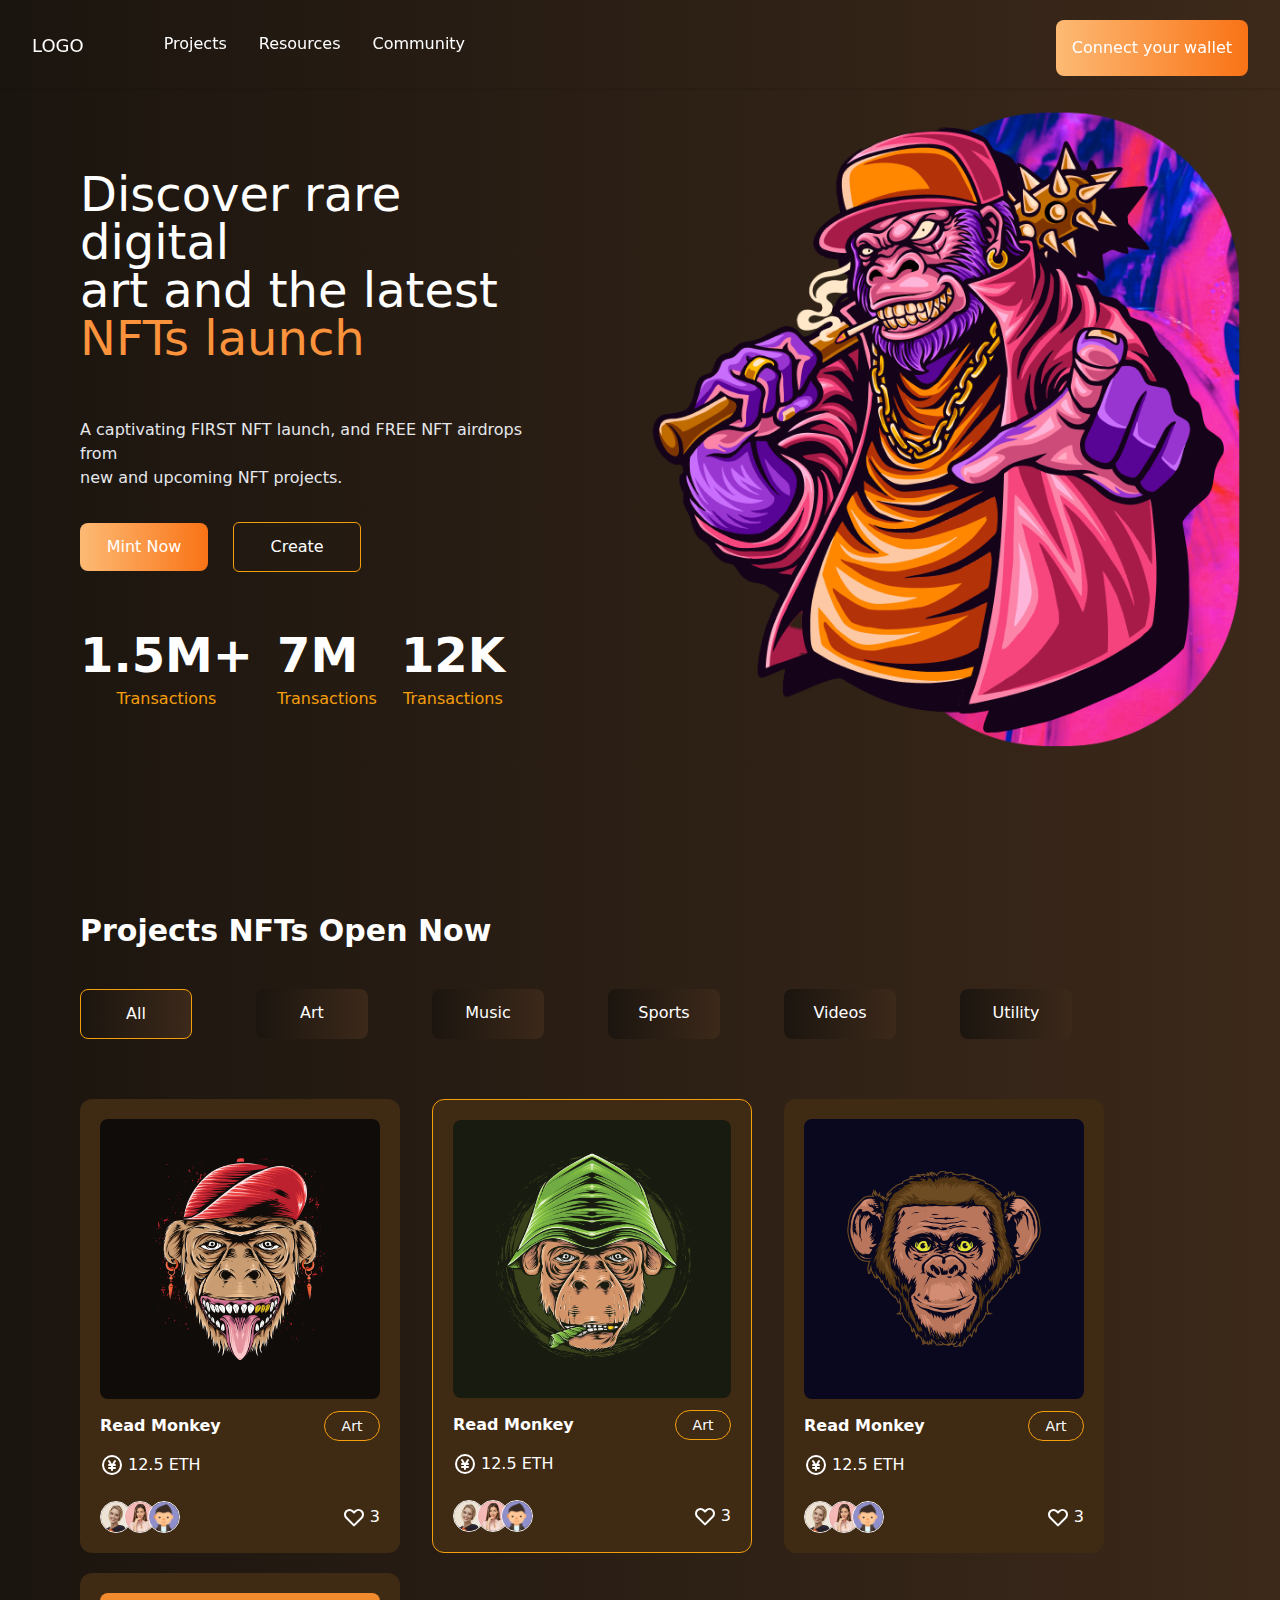
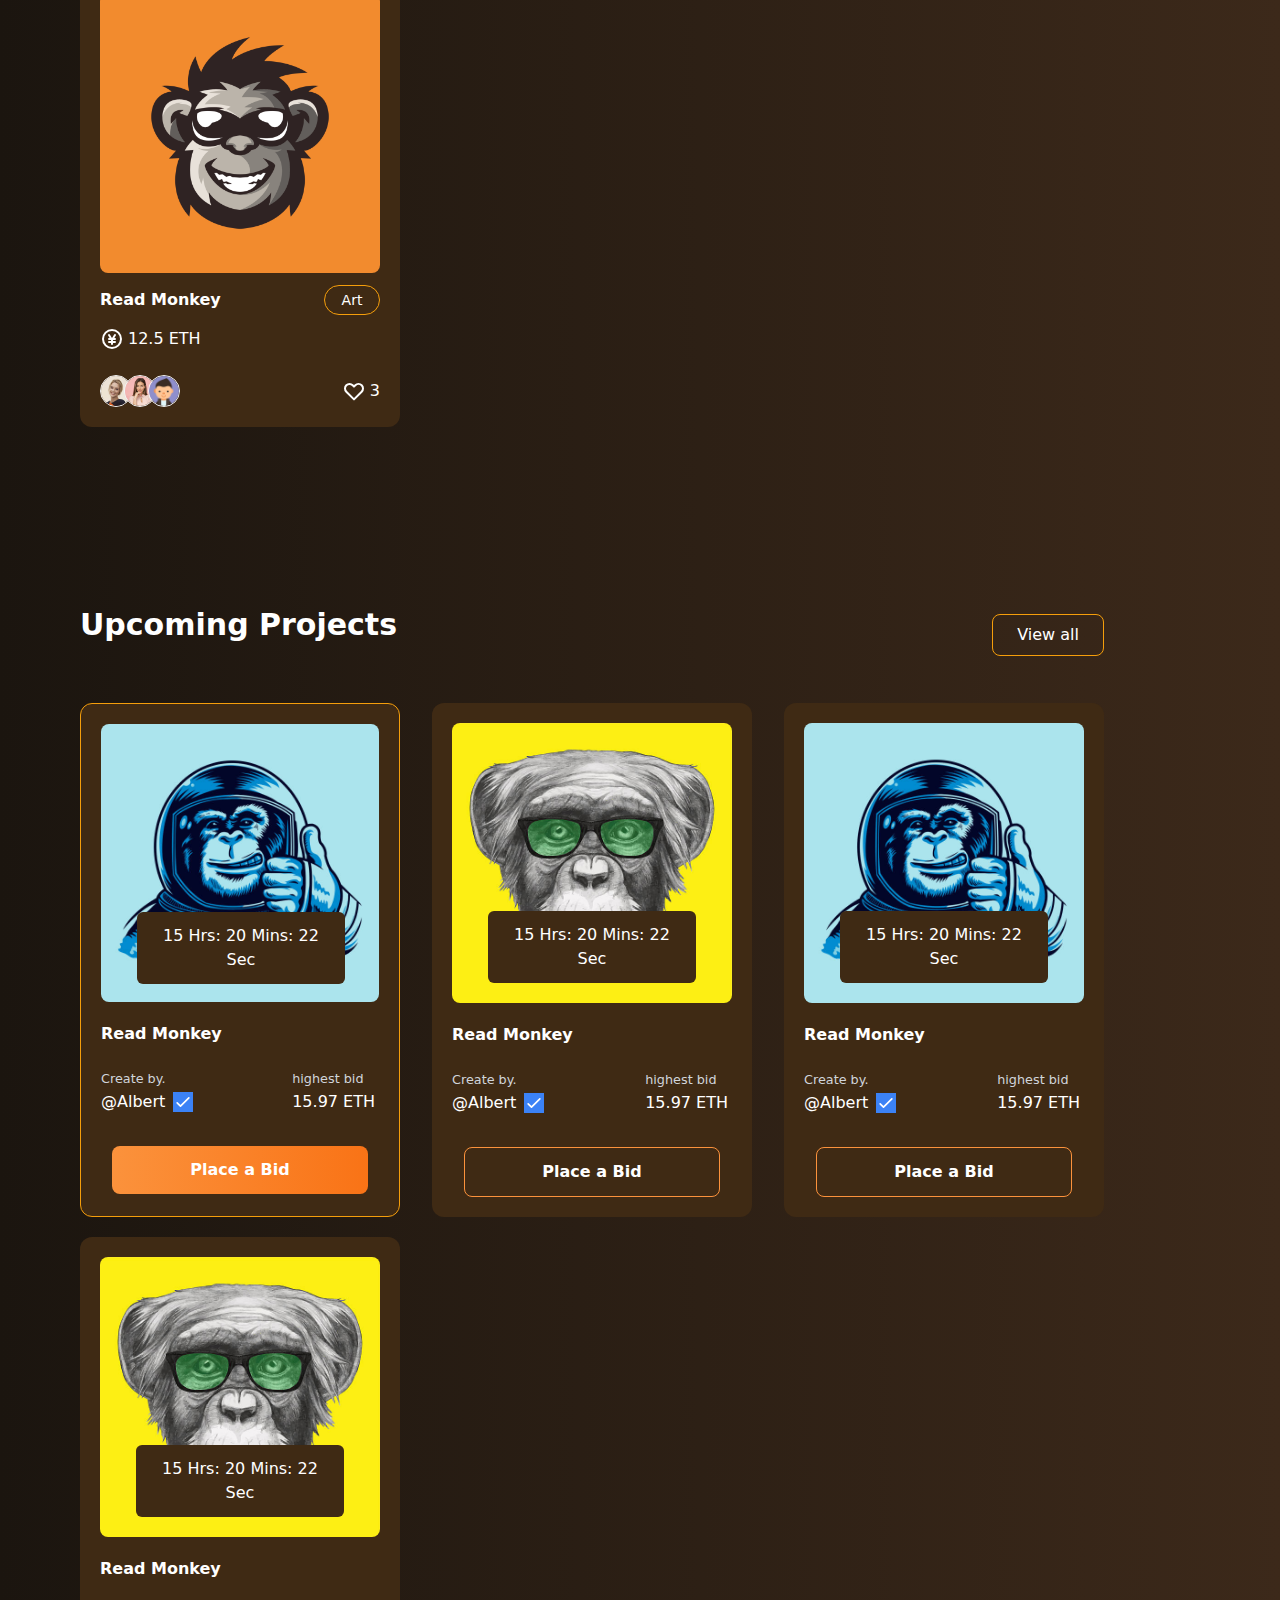
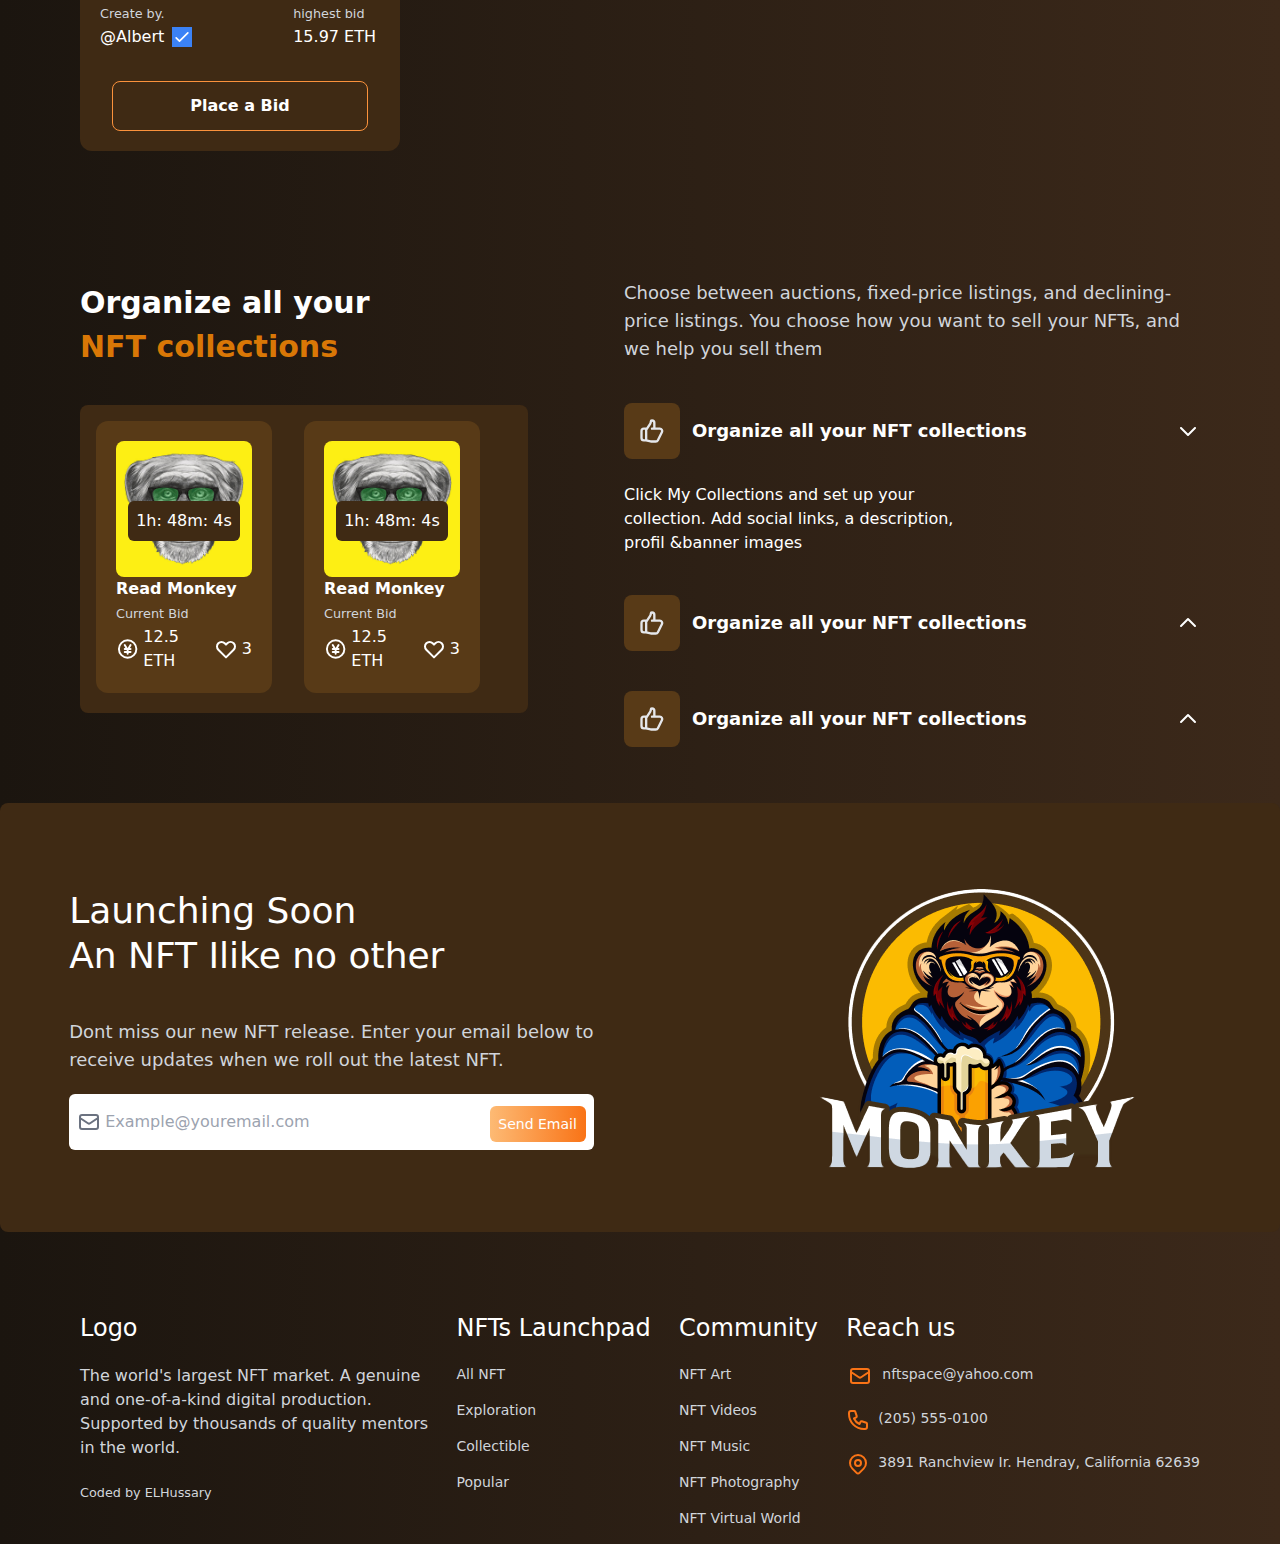
<file: index.html>
<!DOCTYPE html>
<html lang="en">

<head>
    <meta charset="UTF-8">
    <meta http-equiv="X-UA-Compatible" content="IE=edge">
    <meta name="viewport" content="width=device-width, initial-scale=1.0">
    <link href="./css/output.css" rel="stylesheet">
    <title>NFTS</title>
</head>

<body>
    <div class="fixed color-small p-2.5 bottom-20 right-14 text-white z-10 cursor-pointer hidden" id="back_to_top">
        <svg xmlns="http://www.w3.org/2000/svg" class="h-6 w-6" fill="none" viewBox="0 0 24 24" stroke="currentColor">
            <path stroke-linecap="round" stroke-linejoin="round" stroke-width="2" d="M5 11l7-7 7 7M5 19l7-7 7 7" />
        </svg>
    </div>
    <nav class="p-8 pb-4 md:pb-0 fixed color shadow z-10 w-full">
        <button class="text-white absolute right-10 md:hidden" id="menu">
            <svg xmlns="http://www.w3.org/2000/svg" class="h-7 w-7" fill="none" viewBox="0 0 24 24"
                stroke="currentColor">
                <path stroke-linecap="round" stroke-linejoin="round" stroke-width="2" d="M4 6h16M4 12h16M4 18h16" />
            </svg>
        </button>
        <div class="md:flex items-start ">
            <div class="mr-20">
                <a href="#" class="text-white text-lg">LOGO</a>
            </div>
            <div class="md:flex md:justify-between w-full items-start hidden" id="myMenu">
                <div>
                    <ul class="md:flex  text-white mb-5 mt-5 md:mt-0">
                        <li class="mr-8 mb-3">
                            <a href="#">Projects</a>
                        </li>
                        <li class="mr-8 mb-3">
                            <a href="#">Resources</a>
                        </li>
                        <li class="mr-8 mb-3">
                            <a href="#">Community</a>
                        </li>
                    </ul>
                </div>
                <div class="md:-mt-3">
                    <button class="p-4 bg-gradient-to-r from-orange-300 to-orange-500 rounded-lg text-white">
                        Connect your wallet
                    </button>
                </div>
            </div>
        </div>
    </nav>
    <div class="grid grid-cols-1 lg:grid-cols-2 items-center">
        <div class="p-20">
            <h1 class=" text-white whitespace-pre-line text-5xl">
                Discover rare digital
                art and the latest
                <span class="text-orange-400">NFTs launch</span>
            </h1>
            <p class="text-gray-200 mt-8 whitespace-pre-line">
                A captivating FIRST NFT launch, and FREE NFT airdrops from
                new and upcoming NFT projects.
            </p>
            <div class="mt-8">
                <button class="p-3 bg-gradient-to-r from-orange-300 mb-5 to-orange-500 w-32 mr-5 rounded-lg text-white">
                    Mint Now
                </button>
                <button class="text-white border p-3 w-32 rounded-md border-amber-500">Create</button>
            </div>
            <div class="flex mt-10">
                <div class="mr-6">
                    <h1 class=" text-white text-5xl font-bold">
                        1.5M+
                    </h1>
                    <p class="text-amber-500 mt-2 text-center">Transactions</p>
                </div>
                <div class="mr-6">
                    <h1 class=" text-white text-5xl font-bold">
                        7M
                    </h1>
                    <p class="text-amber-500 mt-2 text-center">Transactions</p>
                </div>
                <div>
                    <h1 class=" text-white text-5xl font-bold">
                        12K
                    </h1>
                    <p class="text-amber-500 mt-2 text-center">Transactions</p>
                </div>
            </div>
        </div>
        <div class="hidden lg:block mt-20">
            <img src="./images/art.PNG" alt="">
        </div>
    </div>
    <div class="p-20">
        <h3 class="text-3xl text-white font-bold">Projects NFTs Open Now</h3>
        <div>
            <ul class="text-white flex flex-wrap text-center py-10 ">
                <li class="btn active mr-16 p-3 color w-28 rounded-lg mb-5 cursor-pointer"
                    onclick="filterObjects('all')">
                    All
                </li>
                <li class="btn mr-16 p-3 color w-28 rounded-lg mb-5 cursor-pointer" onclick="filterObjects('art')">
                    Art
                </li>
                <li class="btn mr-16 p-3 color w-28 rounded-lg mb-5 cursor-pointer" onclick="filterObjects('music')">
                    Music
                </li>
                <li class="btn mr-16 p-3 color w-28 rounded-lg mb-5 cursor-pointer" onclick="filterObjects('sports')">
                    Sports
                </li>
                <li class="btn mr-16 p-3 color w-28 rounded-lg mb-5 cursor-pointer" onclick="filterObjects('videos')">
                    Videos
                </li>
                <li class="btn mr-16 p-3 color w-28 rounded-lg mb-5 cursor-pointer" onclick="filterObjects('utility')">
                    Utility
                </li>
            </ul>
            <div class="flex flex-wrap">
                <div class="box art color-card w-80 p-5 rounded-xl mb-5 relative mr-8">
                    <img src="./images/monkeys/monkey1.jpg" class=" rounded-lg" alt="">
                    <div class="flex justify-between items-center py-3">
                        <p class="text-white font-bold">Read Monkey</p>
                        <p class="text-white text-sm border border-amber-500 p-1 w-14 rounded-full text-center">Art</p>
                    </div>
                    <div class="flex items-center  text-white ">
                        <svg xmlns="http://www.w3.org/2000/svg" class="h-6 w-6 mr-1" fill="none" viewBox="0 0 24 24"
                            stroke="currentColor">
                            <path stroke-linecap="round" stroke-linejoin="round" stroke-width="2"
                                d="M9 8l3 5m0 0l3-5m-3 5v4m-3-5h6m-6 3h6m6-3a9 9 0 11-18 0 9 9 0 0118 0z" />
                        </svg>
                        <p>12.5 ETH</p>
                    </div>
                    <div class="flex justify-between items-center mt-6">
                        <div class="flex relative">
                            <img src="./images/avatar/avatar.jpg"
                                class=" w-8 h-8 object-cover border border-gray-100 rounded-full" alt="">
                            <img src="./images/avatar/avatar2.jpg"
                                class="absolute left-6 w-8 h-8 object-cover border border-gray-100 rounded-full" alt="">
                            <img src="./images/avatar/avatar3.png"
                                class="absolute left-12 w-8 h-8 object-cover border border-gray-100 rounded-full"
                                alt="">
                        </div>
                        <div class="flex text-white">
                            <svg xmlns="http://www.w3.org/2000/svg" class="h-6 w-6 mr-1" fill="none" viewBox="0 0 24 24"
                                stroke="currentColor">
                                <path stroke-linecap="round" stroke-linejoin="round" stroke-width="2"
                                    d="M4.318 6.318a4.5 4.5 0 000 6.364L12 20.364l7.682-7.682a4.5 4.5 0 00-6.364-6.364L12 7.636l-1.318-1.318a4.5 4.5 0 00-6.364 0z" />
                            </svg>
                            <p>3</p>
                        </div>
                    </div>
                </div>
                <div
                    class="box art utility sports color-card w-80 p-5 rounded-xl mb-5 relative mr-8 border border-amber-500">
                    <img src="./images/monkeys/monkey2.jpg" class=" rounded-lg" alt="">
                    <div class="flex justify-between items-center py-3">
                        <p class="text-white font-bold">Read Monkey</p>
                        <p class="text-white text-sm border border-amber-500 p-1 w-14 rounded-full text-center">Art</p>
                    </div>
                    <div class="flex items-center  text-white ">
                        <svg xmlns="http://www.w3.org/2000/svg" class="h-6 w-6 mr-1" fill="none" viewBox="0 0 24 24"
                            stroke="currentColor">
                            <path stroke-linecap="round" stroke-linejoin="round" stroke-width="2"
                                d="M9 8l3 5m0 0l3-5m-3 5v4m-3-5h6m-6 3h6m6-3a9 9 0 11-18 0 9 9 0 0118 0z" />
                        </svg>
                        <p>12.5 ETH</p>
                    </div>
                    <div class="flex justify-between items-center mt-6">
                        <div class="flex relative">
                            <img src="./images/avatar/avatar.jpg"
                                class=" w-8 h-8 object-cover border border-gray-100 rounded-full" alt="">
                            <img src="./images/avatar/avatar2.jpg"
                                class="absolute left-6 w-8 h-8 object-cover border border-gray-100 rounded-full" alt="">
                            <img src="./images/avatar/avatar3.png"
                                class="absolute left-12 w-8 h-8 object-cover border border-gray-100 rounded-full"
                                alt="">
                        </div>
                        <div class="flex text-white">
                            <svg xmlns="http://www.w3.org/2000/svg" class="h-6 w-6 mr-1" fill="none" viewBox="0 0 24 24"
                                stroke="currentColor">
                                <path stroke-linecap="round" stroke-linejoin="round" stroke-width="2"
                                    d="M4.318 6.318a4.5 4.5 0 000 6.364L12 20.364l7.682-7.682a4.5 4.5 0 00-6.364-6.364L12 7.636l-1.318-1.318a4.5 4.5 0 00-6.364 0z" />
                            </svg>
                            <p>3</p>
                        </div>
                    </div>
                </div>
                <div class="box music videos utility color-card w-80 p-5 rounded-xl mb-5 relative mr-8">
                    <img src="./images/monkeys/monkey3.jpg" class=" rounded-lg" alt="">
                    <div class="flex justify-between items-center py-3">
                        <p class="text-white font-bold">Read Monkey</p>
                        <p class="text-white text-sm border border-amber-500 p-1 w-14 rounded-full text-center">Art</p>
                    </div>
                    <div class="flex items-center  text-white ">
                        <svg xmlns="http://www.w3.org/2000/svg" class="h-6 w-6 mr-1" fill="none" viewBox="0 0 24 24"
                            stroke="currentColor">
                            <path stroke-linecap="round" stroke-linejoin="round" stroke-width="2"
                                d="M9 8l3 5m0 0l3-5m-3 5v4m-3-5h6m-6 3h6m6-3a9 9 0 11-18 0 9 9 0 0118 0z" />
                        </svg>
                        <p>12.5 ETH</p>
                    </div>
                    <div class="flex justify-between items-center mt-6">
                        <div class="flex relative">
                            <img src="./images/avatar/avatar.jpg"
                                class=" w-8 h-8 object-cover border border-gray-100 rounded-full" alt="">
                            <img src="./images/avatar/avatar2.jpg"
                                class="absolute left-6 w-8 h-8 object-cover border border-gray-100 rounded-full" alt="">
                            <img src="./images/avatar/avatar3.png"
                                class="absolute left-12 w-8 h-8 object-cover border border-gray-100 rounded-full"
                                alt="">
                        </div>
                        <div class="flex text-white">
                            <svg xmlns="http://www.w3.org/2000/svg" class="h-6 w-6 mr-1" fill="none" viewBox="0 0 24 24"
                                stroke="currentColor">
                                <path stroke-linecap="round" stroke-linejoin="round" stroke-width="2"
                                    d="M4.318 6.318a4.5 4.5 0 000 6.364L12 20.364l7.682-7.682a4.5 4.5 0 00-6.364-6.364L12 7.636l-1.318-1.318a4.5 4.5 0 00-6.364 0z" />
                            </svg>
                            <p>3</p>
                        </div>
                    </div>
                </div>
                <div class="box music utility  color-card w-80 p-5 rounded-xl relative mr-8 mb-5">
                    <img src="./images/monkeys/monkey4.jpg" class=" rounded-lg" alt="">
                    <div class="flex justify-between items-center py-3">
                        <p class="text-white font-bold">Read Monkey</p>
                        <p class="text-white text-sm border border-amber-500 p-1 w-14 rounded-full text-center">Art</p>
                    </div>
                    <div class="flex items-center  text-white ">
                        <svg xmlns="http://www.w3.org/2000/svg" class="h-6 w-6 mr-1" fill="none" viewBox="0 0 24 24"
                            stroke="currentColor">
                            <path stroke-linecap="round" stroke-linejoin="round" stroke-width="2"
                                d="M9 8l3 5m0 0l3-5m-3 5v4m-3-5h6m-6 3h6m6-3a9 9 0 11-18 0 9 9 0 0118 0z" />
                        </svg>
                        <p>12.5 ETH</p>
                    </div>
                    <div class="flex justify-between items-center mt-6">
                        <div class="flex relative">
                            <img src="./images/avatar/avatar.jpg"
                                class=" w-8 h-8 object-cover border border-gray-100 rounded-full" alt="">
                            <img src="./images/avatar/avatar2.jpg"
                                class="absolute left-6 w-8 h-8 object-cover border border-gray-100 rounded-full" alt="">
                            <img src="./images/avatar/avatar3.png"
                                class="absolute left-12 w-8 h-8 object-cover border border-gray-100 rounded-full"
                                alt="">
                        </div>
                        <div class="flex text-white">
                            <svg xmlns="http://www.w3.org/2000/svg" class="h-6 w-6 mr-1" fill="none" viewBox="0 0 24 24"
                                stroke="currentColor">
                                <path stroke-linecap="round" stroke-linejoin="round" stroke-width="2"
                                    d="M4.318 6.318a4.5 4.5 0 000 6.364L12 20.364l7.682-7.682a4.5 4.5 0 00-6.364-6.364L12 7.636l-1.318-1.318a4.5 4.5 0 00-6.364 0z" />
                            </svg>
                            <p>3</p>
                        </div>
                    </div>
                </div>
            </div>
        </div>
    </div>
    <div class="p-20">
        <div class="flex justify-between flex-wrap items-center">
            <h3 class="text-3xl text-white font-bold mb-5">Upcoming Projects</h3>
            <button class="p-2 border border-amber-500 w-28 rounded-lg mr-24 text-white">
                View all
            </button>
        </div>
        <div class="flex flex-wrap mt-10">
            <div class="color-card w-80 p-5 rounded-xl relative mr-8 mb-5 border border-amber-500">
                <img src="./images/monkeys/monkey7.jpg" class="rounded-lg" alt="">
                <div class="p-3 w-52 color-card text-white text-center rounded-md absolute top-52 left-14">
                    <p>15 Hrs: 20 Mins: 22 Sec</p>
                </div>
                <p class="text-white font-bold mt-5">Read Monkey</p>
                <div class="flex items-center justify-between mt-5">
                    <div>
                        <small class="text-gray-300">Create by.</small>
                        <div class="flex items-center">
                            <p class="text-white mr-2">@Albert</p>
                            <svg xmlns="http://www.w3.org/2000/svg" class="h-5 w-5 bg-blue-500  text-white" fill="none"
                                viewBox="0 0 24 24" stroke="currentColor">
                                <path stroke-linecap="round" stroke-linejoin="round" stroke-width="2"
                                    d="M5 13l4 4L19 7" />
                            </svg>
                        </div>
                    </div>
                    <div>
                        <small class="text-gray-300">highest bid</small>
                        <p class="text-white mr-1">15.97 ETH</p>
                    </div>
                </div>
                <div class="mt-8 flex justify-center">
                    <button
                        class="p-3 bg-gradient-to-r from-orange-400 to-orange-500 w-64 font-semibold rounded-lg text-white">
                        Place a Bid
                    </button>
                </div>
            </div>
            <div class="color-card w-80 p-5 rounded-xl relative mr-8 mb-5">
                <img src="./images/monkeys/monkey8.jpg" class=" rounded-lg" alt="">
                <div class="p-3 w-52 color-card text-white text-center rounded-md absolute top-52 left-14">
                    <p>15 Hrs: 20 Mins: 22 Sec</p>
                </div>
                <p class="text-white font-bold mt-5">Read Monkey</p>
                <div class="flex items-center justify-between mt-5">
                    <div>
                        <small class="text-gray-300">Create by.</small>
                        <div class="flex items-center">
                            <p class="text-white mr-2">@Albert</p>
                            <svg xmlns="http://www.w3.org/2000/svg" class="h-5 w-5 bg-blue-500  text-white" fill="none"
                                viewBox="0 0 24 24" stroke="currentColor">
                                <path stroke-linecap="round" stroke-linejoin="round" stroke-width="2"
                                    d="M5 13l4 4L19 7" />
                            </svg>
                        </div>
                    </div>
                    <div>
                        <small class="text-gray-300">highest bid</small>
                        <p class="text-white mr-1">15.97 ETH</p>
                    </div>
                </div>
                <div class="mt-8 flex justify-center">
                    <button class="p-3 border border-orange-400 w-64 font-semibold rounded-lg text-white">
                        Place a Bid
                    </button>
                </div>
            </div>
            <div class="color-card w-80 p-5 rounded-xl relative mr-8 mb-5">
                <img src="./images/monkeys/monkey7.jpg" class=" rounded-lg" alt="">
                <div class="p-3 w-52 color-card text-white text-center rounded-md absolute top-52 left-14">
                    <p>15 Hrs: 20 Mins: 22 Sec</p>
                </div>
                <p class="text-white font-bold mt-5">Read Monkey</p>
                <div class="flex items-center justify-between mt-5">
                    <div>
                        <small class="text-gray-300">Create by.</small>
                        <div class="flex items-center">
                            <p class="text-white mr-2">@Albert</p>
                            <svg xmlns="http://www.w3.org/2000/svg" class="h-5 w-5 bg-blue-500  text-white" fill="none"
                                viewBox="0 0 24 24" stroke="currentColor">
                                <path stroke-linecap="round" stroke-linejoin="round" stroke-width="2"
                                    d="M5 13l4 4L19 7" />
                            </svg>
                        </div>
                    </div>
                    <div>
                        <small class="text-gray-300">highest bid</small>
                        <p class="text-white mr-1">15.97 ETH</p>
                    </div>
                </div>
                <div class="mt-8 flex justify-center">
                    <button class="p-3 border border-orange-400 w-64 font-semibold rounded-lg text-white">
                        Place a Bid
                    </button>
                </div>
            </div>
            <div class="color-card w-80 p-5 rounded-xl relative mr-8 mb-5">
                <img src="./images/monkeys/monkey8.jpg" class=" rounded-lg" alt="">
                <div class="p-3 w-52 color-card text-white text-center rounded-md absolute top-52 left-14">
                    <p>15 Hrs: 20 Mins: 22 Sec</p>
                </div>
                <p class="text-white font-bold mt-5">Read Monkey</p>
                <div class="flex items-center justify-between mt-5">
                    <div>
                        <small class="text-gray-300">Create by.</small>
                        <div class="flex items-center">
                            <p class="text-white mr-2">@Albert</p>
                            <svg xmlns="http://www.w3.org/2000/svg" class="h-5 w-5 bg-blue-500  text-white" fill="none"
                                viewBox="0 0 24 24" stroke="currentColor">
                                <path stroke-linecap="round" stroke-linejoin="round" stroke-width="2"
                                    d="M5 13l4 4L19 7" />
                            </svg>
                        </div>
                    </div>
                    <div>
                        <small class="text-gray-300">highest bid</small>
                        <p class="text-white mr-1">15.97 ETH</p>
                    </div>
                </div>
                <div class="mt-8 flex justify-center">
                    <button class="p-3 border border-orange-400 w-64 font-semibold rounded-lg text-white">
                        Place a Bid
                    </button>
                </div>
            </div>
        </div>
    </div>
    <div class=" px-20">
        <div class="flex flex-wrap justify-between items-center">
            <div>
                <h1 class="text-3xl text-white font-bold">Organize all your</h1>
                <p class="text-amber-600 text-3xl font-bold mt-2">NFT collections</p>
                <div class="color-card max-w-md rounded-lg p-4 pb-0 mt-10">
                    <div class="flex flex-wrap md:flex-nowrap">
                        <div class="p-5 w-60 rounded-xl relative mr-8 mb-5 color-small">
                            <img src="./images/monkeys/monkey8.jpg" class=" rounded-lg" alt="">
                            <div class="p-2 w-28 color-card text-white text-center rounded-md absolute top-20 left-8">
                                <p>1h: 48m: 4s</p>
                            </div>
                            <p class="text-white font-bold ">Read Monkey</p>
                            <small class="text-gray-300">Current Bid</small>
                            <div class="flex justify-between">
                                <div class="flex items-center  text-white ">
                                    <svg xmlns="http://www.w3.org/2000/svg" class="h-6 w-6 mr-1" fill="none"
                                        viewBox="0 0 24 24" stroke="currentColor">
                                        <path stroke-linecap="round" stroke-linejoin="round" stroke-width="2"
                                            d="M9 8l3 5m0 0l3-5m-3 5v4m-3-5h6m-6 3h6m6-3a9 9 0 11-18 0 9 9 0 0118 0z" />
                                    </svg>
                                    <p>12.5 ETH</p>
                                </div>
                                <div class="flex items-center  text-white">
                                    <svg xmlns="http://www.w3.org/2000/svg" class="h-6 w-6 mr-1" fill="none"
                                        viewBox="0 0 24 24" stroke="currentColor">
                                        <path stroke-linecap="round" stroke-linejoin="round" stroke-width="2"
                                            d="M4.318 6.318a4.5 4.5 0 000 6.364L12 20.364l7.682-7.682a4.5 4.5 0 00-6.364-6.364L12 7.636l-1.318-1.318a4.5 4.5 0 00-6.364 0z" />
                                    </svg>
                                    <p>3</p>
                                </div>
                            </div>
                        </div>
                        <div class="p-5 w-60 rounded-xl relative mr-8 mb-5 color-small">
                            <img src="./images/monkeys/monkey8.jpg" class=" rounded-lg" alt="">
                            <div class="p-2 w-28 color-card text-white text-center rounded-md absolute top-20 left-8">
                                <p>1h: 48m: 4s</p>
                            </div>
                            <p class="text-white font-bold ">Read Monkey</p>
                            <small class="text-gray-300">Current Bid</small>
                            <div class="flex justify-between">
                                <div class="flex items-center  text-white ">
                                    <svg xmlns="http://www.w3.org/2000/svg" class="h-6 w-6 mr-1" fill="none"
                                        viewBox="0 0 24 24" stroke="currentColor">
                                        <path stroke-linecap="round" stroke-linejoin="round" stroke-width="2"
                                            d="M9 8l3 5m0 0l3-5m-3 5v4m-3-5h6m-6 3h6m6-3a9 9 0 11-18 0 9 9 0 0118 0z" />
                                    </svg>
                                    <p>12.5 ETH</p>
                                </div>
                                <div class="flex items-center  text-white ">
                                    <svg xmlns="http://www.w3.org/2000/svg" class="h-6 w-6 mr-1" fill="none"
                                        viewBox="0 0 24 24" stroke="currentColor">
                                        <path stroke-linecap="round" stroke-linejoin="round" stroke-width="2"
                                            d="M4.318 6.318a4.5 4.5 0 000 6.364L12 20.364l7.682-7.682a4.5 4.5 0 00-6.364-6.364L12 7.636l-1.318-1.318a4.5 4.5 0 00-6.364 0z" />
                                    </svg>
                                    <p>3</p>
                                </div>
                            </div>
                        </div>
                    </div>
                </div>
            </div>
            <div class="md:ml-10 max-w-xl grow">
                <p class="text-gray-300 whitespace-pre-line text-lg mb-10">
                    Choose between auctions, fixed-price listings, and declining-
                    price listings. You choose how you want to sell your NFTs, and
                    we help you sell them</p>
                <div class="mb-10">
                    <div class=" flex justify-between items-center cursor-pointer faq-page">
                        <div class="flex items-center">
                            <div
                                class=" w-14 h-14 rounded-lg flex items-center justify-center color-small text-gray-200 mr-3">
                                <svg xmlns="http://www.w3.org/2000/svg" class="h-7 w-7 " fill="none" viewBox="0 0 24 24"
                                    stroke="currentColor">
                                    <path stroke-linecap="round" stroke-linejoin="round" stroke-width="2"
                                        d="M14 10h4.764a2 2 0 011.789 2.894l-3.5 7A2 2 0 0115.263 21h-4.017c-.163 0-.326-.02-.485-.06L7 20m7-10V5a2 2 0 00-2-2h-.095c-.5 0-.905.405-.905.905 0 .714-.211 1.412-.608 2.006L7 11v9m7-10h-2M7 20H5a2 2 0 01-2-2v-6a2 2 0 012-2h2.5" />
                                </svg>
                            </div>
                            <p class="text-white text-lg font-semibold">
                                Organize all your NFT collections
                            </p>
                        </div>
                        <div class="text-white rotate-180">
                            <svg xmlns="http://www.w3.org/2000/svg" class="h-6 w-6" fill="none" viewBox="0 0 24 24"
                                stroke="currentColor">
                                <path stroke-linecap="round" stroke-linejoin="round" stroke-width="2"
                                    d="M5 15l7-7 7 7" />
                            </svg>
                        </div>
                    </div>
                    <p class="faq whitespace-pre-line text-white">
                        Click My Collections and set up your
                        collection. Add social links, a description,
                        profil &banner images
                    </p>
                </div>
                <div class="mb-10">
                    <div class="flex justify-between items-center cursor-pointer faq-page">
                        <div class="flex items-center">
                            <div
                                class=" w-14 h-14 rounded-lg flex items-center justify-center color-small text-gray-200 mr-3">
                                <svg xmlns="http://www.w3.org/2000/svg" class="h-7 w-7" fill="none" viewBox="0 0 24 24"
                                    stroke="currentColor">
                                    <path stroke-linecap="round" stroke-linejoin="round" stroke-width="2"
                                        d="M14 10h4.764a2 2 0 011.789 2.894l-3.5 7A2 2 0 0115.263 21h-4.017c-.163 0-.326-.02-.485-.06L7 20m7-10V5a2 2 0 00-2-2h-.095c-.5 0-.905.405-.905.905 0 .714-.211 1.412-.608 2.006L7 11v9m7-10h-2M7 20H5a2 2 0 01-2-2v-6a2 2 0 012-2h2.5" />
                                </svg>
                            </div>
                            <p class="text-white text-lg font-semibold">
                                Organize all your NFT collections
                            </p>
                        </div>
                        <div class="text-white">
                            <svg xmlns="http://www.w3.org/2000/svg" class="h-6 w-6 " fill="none" viewBox="0 0 24 24"
                                stroke="currentColor">
                                <path stroke-linecap="round" stroke-linejoin="round" stroke-width="2"
                                    d="M5 15l7-7 7 7" />
                            </svg>
                        </div>
                    </div>
                    <p class="hidden whitespace-pre-line text-white">
                        Click My Collections and set up your
                        collection. Add social links, a description,
                        profil &banner images
                    </p>
                </div>
                <div>
                    <div class="flex justify-between items-center cursor-pointer faq-page">
                        <div class="flex items-center">
                            <div
                                class=" w-14 h-14 rounded-lg flex items-center justify-center color-small text-gray-200 mr-3">
                                <svg xmlns="http://www.w3.org/2000/svg" class="h-7 w-7" fill="none" viewBox="0 0 24 24"
                                    stroke="currentColor">
                                    <path stroke-linecap="round" stroke-linejoin="round" stroke-width="2"
                                        d="M14 10h4.764a2 2 0 011.789 2.894l-3.5 7A2 2 0 0115.263 21h-4.017c-.163 0-.326-.02-.485-.06L7 20m7-10V5a2 2 0 00-2-2h-.095c-.5 0-.905.405-.905.905 0 .714-.211 1.412-.608 2.006L7 11v9m7-10h-2M7 20H5a2 2 0 01-2-2v-6a2 2 0 012-2h2.5" />
                                </svg>
                            </div>
                            <p class="text-white text-lg font-semibold">
                                Organize all your NFT collections
                            </p>
                        </div>
                        <div class="text-white">
                            <svg xmlns="http://www.w3.org/2000/svg" class="h-6 w-6" fill="none" viewBox="0 0 24 24"
                                stroke="currentColor">
                                <path stroke-linecap="round" stroke-linejoin="round" stroke-width="2"
                                    d="M5 15l7-7 7 7" />
                            </svg>
                        </div>
                    </div>
                    <p class="hidden whitespace-pre-line text-white">
                        Click My Collections and set up your
                        collection. Add social links, a description,
                        profil &banner images
                    </p>
                </div>
            </div>
        </div>
    </div>
    </div>
    <div class="pt-10 mt-14 color-card rounded-lg  mx-auto flex justify-around flex-wrap">
        <div>
            <h5 class="text-4xl text-white whitespace-pre-line mb-3 leading-tight">
                Launching Soon
                An NFT Ilike no other
            </h5>
            <p class="text-gray-300 whitespace-pre-line text-lg mb-5">
                Dont miss our new NFT release. Enter your email below to
                receive updates when we roll out the latest NFT.
            </p>
            <form action="" class="relative">
                <div>
                    <div class=" absolute top-4 left-2 text-gray-500">
                        <svg xmlns="http://www.w3.org/2000/svg" class="h-6 w-6" fill="none" viewBox="0 0 24 24"
                            stroke="currentColor">
                            <path stroke-linecap="round" stroke-linejoin="round" stroke-width="2"
                                d="M3 8l7.89 5.26a2 2 0 002.22 0L21 8M5 19h14a2 2 0 002-2V7a2 2 0 00-2-2H5a2 2 0 00-2 2v10a2 2 0 002 2z" />
                        </svg>
                    </div>
                    <input type="email" name="email" class="p-4 w-full rounded-md pl-9"
                        placeholder="Example@youremail.com">
                </div>
                <div class="absolute top-3 -right-3">
                    <button
                        class="p-2 bg-gradient-to-r from-orange-300 mb-5 to-orange-500 w-24 mr-5 rounded-md text-white text-sm">
                        Send Email
                    </button>
                </div>
            </form>
        </div>
        <div class="">
            <img src="./images/moneky.PNG" alt="">
        </div>
    </div>
    <footer class="p-20 pb-0 flex flex-wrap justify-between color">
        <div class="mb-5 relative">
            <h1 class="text-white text-2xl mb-5">Logo</h1>
            <p class=" whitespace-pre-line text-gray-300 mb-5">The world's largest NFT market. A genuine
                and one-of-a-kind digital production.
                Supported by thousands of quality mentors
                in the world.</p>
            <small class="text-gray-300">
                Coded by ELHussary
            </small>
        </div>
        <div class="mr-6 lg:mr-0">
            <p class="text-white text-2xl mb-5">NFTs Launchpad</p>
            <ul class="text-gray-300 text-sm">
                <li class="mb-4">
                    <a href="#">
                        All NFT
                    </a>
                </li>
                <li class="mb-4">
                    <a href="#">
                        Exploration
                    </a>
                </li>
                <li class="mb-4">
                    <a href="#">
                        Collectible
                    </a>
                </li>
                <li class="mb-4">
                    <a href="#">
                        Popular
                    </a>
                </li>
            </ul>
        </div>
        <div>
            <p class="text-white text-2xl mb-5">Community</p>
            <ul class="text-gray-300 text-sm">
                <li class="mb-4">
                    <a href="#">
                        NFT Art
                    </a>
                </li>
                <li class="mb-4">
                    <a href="#">
                        NFT Videos
                    </a>
                </li>
                <li class="mb-4">
                    <a href="#">
                        NFT Music
                    </a>
                </li>
                <li class="mb-4">
                    <a href="#">
                        NFT Photography
                    </a>
                </li>
                <li class="mb-4">
                    <a href="#">
                        NFT Virtual World
                    </a>
                </li>
            </ul>
        </div>
        <div class="text-sm">
            <p class="text-white text-2xl mb-5 ">Reach us</p>
            <div class="flex mb-5">
                <svg xmlns="http://www.w3.org/2000/svg" class="h-6 w-7 text-orange-500 mr-2" fill=" none"
                    viewBox="0 0 24 24" stroke="currentColor">
                    <path stroke-linecap="round" stroke-linejoin="round" stroke-width="2"
                        d="M3 8l7.89 5.26a2 2 0 002.22 0L21 8M5 19h14a2 2 0 002-2V7a2 2 0 00-2-2H5a2 2 0 00-2 2v10a2 2 0 002 2z" />
                </svg>
                <p class="text-gray-300">nftspace@yahoo.com</p>
            </div>
            <div class="flex mb-5">
                <svg xmlns="http://www.w3.org/2000/svg" class="h-6 w-6 text-orange-500 mr-2" fill="none"
                    viewBox="0 0 24 24" stroke="currentColor">
                    <path stroke-linecap="round" stroke-linejoin="round" stroke-width="2"
                        d="M3 5a2 2 0 012-2h3.28a1 1 0 01.948.684l1.498 4.493a1 1 0 01-.502 1.21l-2.257 1.13a11.042 11.042 0 005.516 5.516l1.13-2.257a1 1 0 011.21-.502l4.493 1.498a1 1 0 01.684.949V19a2 2 0 01-2 2h-1C9.716 21 3 14.284 3 6V5z" />
                </svg>
                <p class="text-gray-300">(205) 555-0100</p>
            </div>
            <div class="flex ">
                <svg xmlns="http://www.w3.org/2000/svg" class="h-6 w-6 text-orange-500 mr-2" fill="none"
                    viewBox="0 0 24 24" stroke="currentColor">
                    <path stroke-linecap="round" stroke-linejoin="round" stroke-width="2"
                        d="M17.657 16.657L13.414 20.9a1.998 1.998 0 01-2.827 0l-4.244-4.243a8 8 0 1111.314 0z" />
                    <path stroke-linecap="round" stroke-linejoin="round" stroke-width="2"
                        d="M15 11a3 3 0 11-6 0 3 3 0 016 0z" />
                </svg>
                <p class="text-gray-300">3891 Ranchview Ir. Hendray, California
                    62639</p>
            </div>
        </div>

    </footer>
    <script src="./js/main.js"></script>
</body>

</html>
</file>
<file: css/output.css>
/*
! tailwindcss v3.0.23 | MIT License | https://tailwindcss.com
*/

/*
1. Prevent padding and border from affecting element width. (https://github.com/mozdevs/cssremedy/issues/4)
2. Allow adding a border to an element by just adding a border-width. (https://github.com/tailwindcss/tailwindcss/pull/116)
*/

*,
::before,
::after {
  box-sizing: border-box;
  /* 1 */
  border-width: 0;
  /* 2 */
  border-style: solid;
  /* 2 */
  border-color: #e5e7eb;
  /* 2 */
}

::before,
::after {
  --tw-content: '';
}

/*
1. Use a consistent sensible line-height in all browsers.
2. Prevent adjustments of font size after orientation changes in iOS.
3. Use a more readable tab size.
4. Use the user's configured `sans` font-family by default.
*/

html {
  line-height: 1.5;
  /* 1 */
  -webkit-text-size-adjust: 100%;
  /* 2 */
  -moz-tab-size: 4;
  /* 3 */
  -o-tab-size: 4;
     tab-size: 4;
  /* 3 */
  font-family: ui-sans-serif, system-ui, -apple-system, BlinkMacSystemFont, "Segoe UI", Roboto, "Helvetica Neue", Arial, "Noto Sans", sans-serif, "Apple Color Emoji", "Segoe UI Emoji", "Segoe UI Symbol", "Noto Color Emoji";
  /* 4 */
}

/*
1. Remove the margin in all browsers.
2. Inherit line-height from `html` so users can set them as a class directly on the `html` element.
*/

body {
  margin: 0;
  /* 1 */
  line-height: inherit;
  /* 2 */
}

/*
1. Add the correct height in Firefox.
2. Correct the inheritance of border color in Firefox. (https://bugzilla.mozilla.org/show_bug.cgi?id=190655)
3. Ensure horizontal rules are visible by default.
*/

hr {
  height: 0;
  /* 1 */
  color: inherit;
  /* 2 */
  border-top-width: 1px;
  /* 3 */
}

/*
Add the correct text decoration in Chrome, Edge, and Safari.
*/

abbr:where([title]) {
  -webkit-text-decoration: underline dotted;
          text-decoration: underline dotted;
}

/*
Remove the default font size and weight for headings.
*/

h1,
h2,
h3,
h4,
h5,
h6 {
  font-size: inherit;
  font-weight: inherit;
}

/*
Reset links to optimize for opt-in styling instead of opt-out.
*/

a {
  color: inherit;
  text-decoration: inherit;
}

/*
Add the correct font weight in Edge and Safari.
*/

b,
strong {
  font-weight: bolder;
}

/*
1. Use the user's configured `mono` font family by default.
2. Correct the odd `em` font sizing in all browsers.
*/

code,
kbd,
samp,
pre {
  font-family: ui-monospace, SFMono-Regular, Menlo, Monaco, Consolas, "Liberation Mono", "Courier New", monospace;
  /* 1 */
  font-size: 1em;
  /* 2 */
}

/*
Add the correct font size in all browsers.
*/

small {
  font-size: 80%;
}

/*
Prevent `sub` and `sup` elements from affecting the line height in all browsers.
*/

sub,
sup {
  font-size: 75%;
  line-height: 0;
  position: relative;
  vertical-align: baseline;
}

sub {
  bottom: -0.25em;
}

sup {
  top: -0.5em;
}

/*
1. Remove text indentation from table contents in Chrome and Safari. (https://bugs.chromium.org/p/chromium/issues/detail?id=999088, https://bugs.webkit.org/show_bug.cgi?id=201297)
2. Correct table border color inheritance in all Chrome and Safari. (https://bugs.chromium.org/p/chromium/issues/detail?id=935729, https://bugs.webkit.org/show_bug.cgi?id=195016)
3. Remove gaps between table borders by default.
*/

table {
  text-indent: 0;
  /* 1 */
  border-color: inherit;
  /* 2 */
  border-collapse: collapse;
  /* 3 */
}

/*
1. Change the font styles in all browsers.
2. Remove the margin in Firefox and Safari.
3. Remove default padding in all browsers.
*/

button,
input,
optgroup,
select,
textarea {
  font-family: inherit;
  /* 1 */
  font-size: 100%;
  /* 1 */
  line-height: inherit;
  /* 1 */
  color: inherit;
  /* 1 */
  margin: 0;
  /* 2 */
  padding: 0;
  /* 3 */
}

/*
Remove the inheritance of text transform in Edge and Firefox.
*/

button,
select {
  text-transform: none;
}

/*
1. Correct the inability to style clickable types in iOS and Safari.
2. Remove default button styles.
*/

button,
[type='button'],
[type='reset'],
[type='submit'] {
  -webkit-appearance: button;
  /* 1 */
  background-color: transparent;
  /* 2 */
  background-image: none;
  /* 2 */
}

/*
Use the modern Firefox focus style for all focusable elements.
*/

:-moz-focusring {
  outline: auto;
}

/*
Remove the additional `:invalid` styles in Firefox. (https://github.com/mozilla/gecko-dev/blob/2f9eacd9d3d995c937b4251a5557d95d494c9be1/layout/style/res/forms.css#L728-L737)
*/

:-moz-ui-invalid {
  box-shadow: none;
}

/*
Add the correct vertical alignment in Chrome and Firefox.
*/

progress {
  vertical-align: baseline;
}

/*
Correct the cursor style of increment and decrement buttons in Safari.
*/

::-webkit-inner-spin-button,
::-webkit-outer-spin-button {
  height: auto;
}

/*
1. Correct the odd appearance in Chrome and Safari.
2. Correct the outline style in Safari.
*/

[type='search'] {
  -webkit-appearance: textfield;
  /* 1 */
  outline-offset: -2px;
  /* 2 */
}

/*
Remove the inner padding in Chrome and Safari on macOS.
*/

::-webkit-search-decoration {
  -webkit-appearance: none;
}

/*
1. Correct the inability to style clickable types in iOS and Safari.
2. Change font properties to `inherit` in Safari.
*/

::-webkit-file-upload-button {
  -webkit-appearance: button;
  /* 1 */
  font: inherit;
  /* 2 */
}

/*
Add the correct display in Chrome and Safari.
*/

summary {
  display: list-item;
}

/*
Removes the default spacing and border for appropriate elements.
*/

blockquote,
dl,
dd,
h1,
h2,
h3,
h4,
h5,
h6,
hr,
figure,
p,
pre {
  margin: 0;
}

fieldset {
  margin: 0;
  padding: 0;
}

legend {
  padding: 0;
}

ol,
ul,
menu {
  list-style: none;
  margin: 0;
  padding: 0;
}

/*
Prevent resizing textareas horizontally by default.
*/

textarea {
  resize: vertical;
}

/*
1. Reset the default placeholder opacity in Firefox. (https://github.com/tailwindlabs/tailwindcss/issues/3300)
2. Set the default placeholder color to the user's configured gray 400 color.
*/

input::-moz-placeholder, textarea::-moz-placeholder {
  opacity: 1;
  /* 1 */
  color: #9ca3af;
  /* 2 */
}

input:-ms-input-placeholder, textarea:-ms-input-placeholder {
  opacity: 1;
  /* 1 */
  color: #9ca3af;
  /* 2 */
}

input::placeholder,
textarea::placeholder {
  opacity: 1;
  /* 1 */
  color: #9ca3af;
  /* 2 */
}

/*
Set the default cursor for buttons.
*/

button,
[role="button"] {
  cursor: pointer;
}

/*
Make sure disabled buttons don't get the pointer cursor.
*/

:disabled {
  cursor: default;
}

/*
1. Make replaced elements `display: block` by default. (https://github.com/mozdevs/cssremedy/issues/14)
2. Add `vertical-align: middle` to align replaced elements more sensibly by default. (https://github.com/jensimmons/cssremedy/issues/14#issuecomment-634934210)
   This can trigger a poorly considered lint error in some tools but is included by design.
*/

img,
svg,
video,
canvas,
audio,
iframe,
embed,
object {
  display: block;
  /* 1 */
  vertical-align: middle;
  /* 2 */
}

/*
Constrain images and videos to the parent width and preserve their intrinsic aspect ratio. (https://github.com/mozdevs/cssremedy/issues/14)
*/

img,
video {
  max-width: 100%;
  height: auto;
}

/*
Ensure the default browser behavior of the `hidden` attribute.
*/

[hidden] {
  display: none;
}

*, ::before, ::after {
  --tw-translate-x: 0;
  --tw-translate-y: 0;
  --tw-rotate: 0;
  --tw-skew-x: 0;
  --tw-skew-y: 0;
  --tw-scale-x: 1;
  --tw-scale-y: 1;
  --tw-pan-x:  ;
  --tw-pan-y:  ;
  --tw-pinch-zoom:  ;
  --tw-scroll-snap-strictness: proximity;
  --tw-ordinal:  ;
  --tw-slashed-zero:  ;
  --tw-numeric-figure:  ;
  --tw-numeric-spacing:  ;
  --tw-numeric-fraction:  ;
  --tw-ring-inset:  ;
  --tw-ring-offset-width: 0px;
  --tw-ring-offset-color: #fff;
  --tw-ring-color: rgb(59 130 246 / 0.5);
  --tw-ring-offset-shadow: 0 0 #0000;
  --tw-ring-shadow: 0 0 #0000;
  --tw-shadow: 0 0 #0000;
  --tw-shadow-colored: 0 0 #0000;
  --tw-blur:  ;
  --tw-brightness:  ;
  --tw-contrast:  ;
  --tw-grayscale:  ;
  --tw-hue-rotate:  ;
  --tw-invert:  ;
  --tw-saturate:  ;
  --tw-sepia:  ;
  --tw-drop-shadow:  ;
  --tw-backdrop-blur:  ;
  --tw-backdrop-brightness:  ;
  --tw-backdrop-contrast:  ;
  --tw-backdrop-grayscale:  ;
  --tw-backdrop-hue-rotate:  ;
  --tw-backdrop-invert:  ;
  --tw-backdrop-opacity:  ;
  --tw-backdrop-saturate:  ;
  --tw-backdrop-sepia:  ;
}

.fixed {
  position: fixed;
}

.absolute {
  position: absolute;
}

.relative {
  position: relative;
}

.bottom-20 {
  bottom: 5rem;
}

.right-14 {
  right: 3.5rem;
}

.right-10 {
  right: 2.5rem;
}

.left-6 {
  left: 1.5rem;
}

.left-12 {
  left: 3rem;
}

.top-52 {
  top: 13rem;
}

.left-14 {
  left: 3.5rem;
}

.top-20 {
  top: 5rem;
}

.left-8 {
  left: 2rem;
}

.top-4 {
  top: 1rem;
}

.left-2 {
  left: 0.5rem;
}

.top-3 {
  top: 0.75rem;
}

.-right-3 {
  right: -0.75rem;
}

.z-10 {
  z-index: 10;
}

.mx-auto {
  margin-left: auto;
  margin-right: auto;
}

.mr-20 {
  margin-right: 5rem;
}

.mb-5 {
  margin-bottom: 1.25rem;
}

.mt-5 {
  margin-top: 1.25rem;
}

.mr-8 {
  margin-right: 2rem;
}

.mb-3 {
  margin-bottom: 0.75rem;
}

.mt-8 {
  margin-top: 2rem;
}

.mr-5 {
  margin-right: 1.25rem;
}

.mt-10 {
  margin-top: 2.5rem;
}

.mr-6 {
  margin-right: 1.5rem;
}

.mt-2 {
  margin-top: 0.5rem;
}

.mt-20 {
  margin-top: 5rem;
}

.mr-16 {
  margin-right: 4rem;
}

.mr-1 {
  margin-right: 0.25rem;
}

.mt-6 {
  margin-top: 1.5rem;
}

.mr-24 {
  margin-right: 6rem;
}

.mr-2 {
  margin-right: 0.5rem;
}

.mb-10 {
  margin-bottom: 2.5rem;
}

.mr-3 {
  margin-right: 0.75rem;
}

.mt-14 {
  margin-top: 3.5rem;
}

.mb-4 {
  margin-bottom: 1rem;
}

.flex {
  display: flex;
}

.grid {
  display: grid;
}

.hidden {
  display: none;
}

.h-6 {
  height: 1.5rem;
}

.h-7 {
  height: 1.75rem;
}

.h-8 {
  height: 2rem;
}

.h-5 {
  height: 1.25rem;
}

.h-14 {
  height: 3.5rem;
}

.w-6 {
  width: 1.5rem;
}

.w-full {
  width: 100%;
}

.w-7 {
  width: 1.75rem;
}

.w-32 {
  width: 8rem;
}

.w-28 {
  width: 7rem;
}

.w-80 {
  width: 20rem;
}

.w-14 {
  width: 3.5rem;
}

.w-8 {
  width: 2rem;
}

.w-52 {
  width: 13rem;
}

.w-5 {
  width: 1.25rem;
}

.w-64 {
  width: 16rem;
}

.w-60 {
  width: 15rem;
}

.w-24 {
  width: 6rem;
}

.max-w-md {
  max-width: 28rem;
}

.max-w-xl {
  max-width: 36rem;
}

.grow {
  flex-grow: 1;
}

.rotate-180 {
  --tw-rotate: 180deg;
  transform: translate(var(--tw-translate-x), var(--tw-translate-y)) rotate(var(--tw-rotate)) skewX(var(--tw-skew-x)) skewY(var(--tw-skew-y)) scaleX(var(--tw-scale-x)) scaleY(var(--tw-scale-y));
}

.cursor-pointer {
  cursor: pointer;
}

.grid-cols-1 {
  grid-template-columns: repeat(1, minmax(0, 1fr));
}

.flex-wrap {
  flex-wrap: wrap;
}

.items-start {
  align-items: flex-start;
}

.items-center {
  align-items: center;
}

.justify-center {
  justify-content: center;
}

.justify-between {
  justify-content: space-between;
}

.justify-around {
  justify-content: space-around;
}

.whitespace-pre-line {
  white-space: pre-line;
}

.rounded-lg {
  border-radius: 0.5rem;
}

.rounded-md {
  border-radius: 0.375rem;
}

.rounded-xl {
  border-radius: 0.75rem;
}

.rounded-full {
  border-radius: 9999px;
}

.border {
  border-width: 1px;
}

.border-amber-500 {
  --tw-border-opacity: 1;
  border-color: rgb(245 158 11 / var(--tw-border-opacity));
}

.border-gray-100 {
  --tw-border-opacity: 1;
  border-color: rgb(243 244 246 / var(--tw-border-opacity));
}

.border-orange-400 {
  --tw-border-opacity: 1;
  border-color: rgb(251 146 60 / var(--tw-border-opacity));
}

.bg-blue-500 {
  --tw-bg-opacity: 1;
  background-color: rgb(59 130 246 / var(--tw-bg-opacity));
}

.bg-gradient-to-r {
  background-image: linear-gradient(to right, var(--tw-gradient-stops));
}

.from-orange-300 {
  --tw-gradient-from: #fdba74;
  --tw-gradient-stops: var(--tw-gradient-from), var(--tw-gradient-to, rgb(253 186 116 / 0));
}

.from-orange-400 {
  --tw-gradient-from: #fb923c;
  --tw-gradient-stops: var(--tw-gradient-from), var(--tw-gradient-to, rgb(251 146 60 / 0));
}

.to-orange-500 {
  --tw-gradient-to: #f97316;
}

.object-cover {
  -o-object-fit: cover;
     object-fit: cover;
}

.p-2\.5 {
  padding: 0.625rem;
}

.p-2 {
  padding: 0.5rem;
}

.p-8 {
  padding: 2rem;
}

.p-4 {
  padding: 1rem;
}

.p-20 {
  padding: 5rem;
}

.p-3 {
  padding: 0.75rem;
}

.p-5 {
  padding: 1.25rem;
}

.p-1 {
  padding: 0.25rem;
}

.py-10 {
  padding-top: 2.5rem;
  padding-bottom: 2.5rem;
}

.py-3 {
  padding-top: 0.75rem;
  padding-bottom: 0.75rem;
}

.px-20 {
  padding-left: 5rem;
  padding-right: 5rem;
}

.pb-4 {
  padding-bottom: 1rem;
}

.pb-0 {
  padding-bottom: 0px;
}

.pt-10 {
  padding-top: 2.5rem;
}

.pl-9 {
  padding-left: 2.25rem;
}

.text-center {
  text-align: center;
}

.text-lg {
  font-size: 1.125rem;
  line-height: 1.75rem;
}

.text-5xl {
  font-size: 3rem;
  line-height: 1;
}

.text-3xl {
  font-size: 1.875rem;
  line-height: 2.25rem;
}

.text-sm {
  font-size: 0.875rem;
  line-height: 1.25rem;
}

.text-4xl {
  font-size: 2.25rem;
  line-height: 2.5rem;
}

.text-2xl {
  font-size: 1.5rem;
  line-height: 2rem;
}

.font-bold {
  font-weight: 700;
}

.font-semibold {
  font-weight: 600;
}

.leading-tight {
  line-height: 1.25;
}

.text-white {
  --tw-text-opacity: 1;
  color: rgb(255 255 255 / var(--tw-text-opacity));
}

.text-orange-400 {
  --tw-text-opacity: 1;
  color: rgb(251 146 60 / var(--tw-text-opacity));
}

.text-gray-200 {
  --tw-text-opacity: 1;
  color: rgb(229 231 235 / var(--tw-text-opacity));
}

.text-amber-500 {
  --tw-text-opacity: 1;
  color: rgb(245 158 11 / var(--tw-text-opacity));
}

.text-gray-300 {
  --tw-text-opacity: 1;
  color: rgb(209 213 219 / var(--tw-text-opacity));
}

.text-amber-600 {
  --tw-text-opacity: 1;
  color: rgb(217 119 6 / var(--tw-text-opacity));
}

.text-gray-500 {
  --tw-text-opacity: 1;
  color: rgb(107 114 128 / var(--tw-text-opacity));
}

.text-orange-500 {
  --tw-text-opacity: 1;
  color: rgb(249 115 22 / var(--tw-text-opacity));
}

.shadow {
  --tw-shadow: 0 1px 3px 0 rgb(0 0 0 / 0.1), 0 1px 2px -1px rgb(0 0 0 / 0.1);
  --tw-shadow-colored: 0 1px 3px 0 var(--tw-shadow-color), 0 1px 2px -1px var(--tw-shadow-color);
  box-shadow: var(--tw-ring-offset-shadow, 0 0 #0000), var(--tw-ring-shadow, 0 0 #0000), var(--tw-shadow);
}

body{
  background-image: linear-gradient(to right, #1b150f , #3C291A);
}

.color {
  background-image: linear-gradient(to right, #1b150f , #3C291A);
}

.color-card {
  background-color: #3f2a14;
}

.color-small {
  background-color: #583A17;
}

.box{
  display: none;
}

.show{
  display: block;
}

.active {
  border-width: 1px;
  --tw-border-opacity: 1;
  border-color: rgb(245 158 11 / var(--tw-border-opacity));
}

.faq{
  display: block;
}

@media (min-width: 768px) {
  .md\:mt-0 {
    margin-top: 0px;
  }

  .md\:-mt-3 {
    margin-top: -0.75rem;
  }

  .md\:ml-10 {
    margin-left: 2.5rem;
  }

  .md\:flex {
    display: flex;
  }

  .md\:hidden {
    display: none;
  }

  .md\:flex-nowrap {
    flex-wrap: nowrap;
  }

  .md\:justify-between {
    justify-content: space-between;
  }

  .md\:pb-0 {
    padding-bottom: 0px;
  }
}

@media (min-width: 1024px) {
  .lg\:mr-0 {
    margin-right: 0px;
  }

  .lg\:block {
    display: block;
  }

  .lg\:grid-cols-2 {
    grid-template-columns: repeat(2, minmax(0, 1fr));
  }
}
</file>
